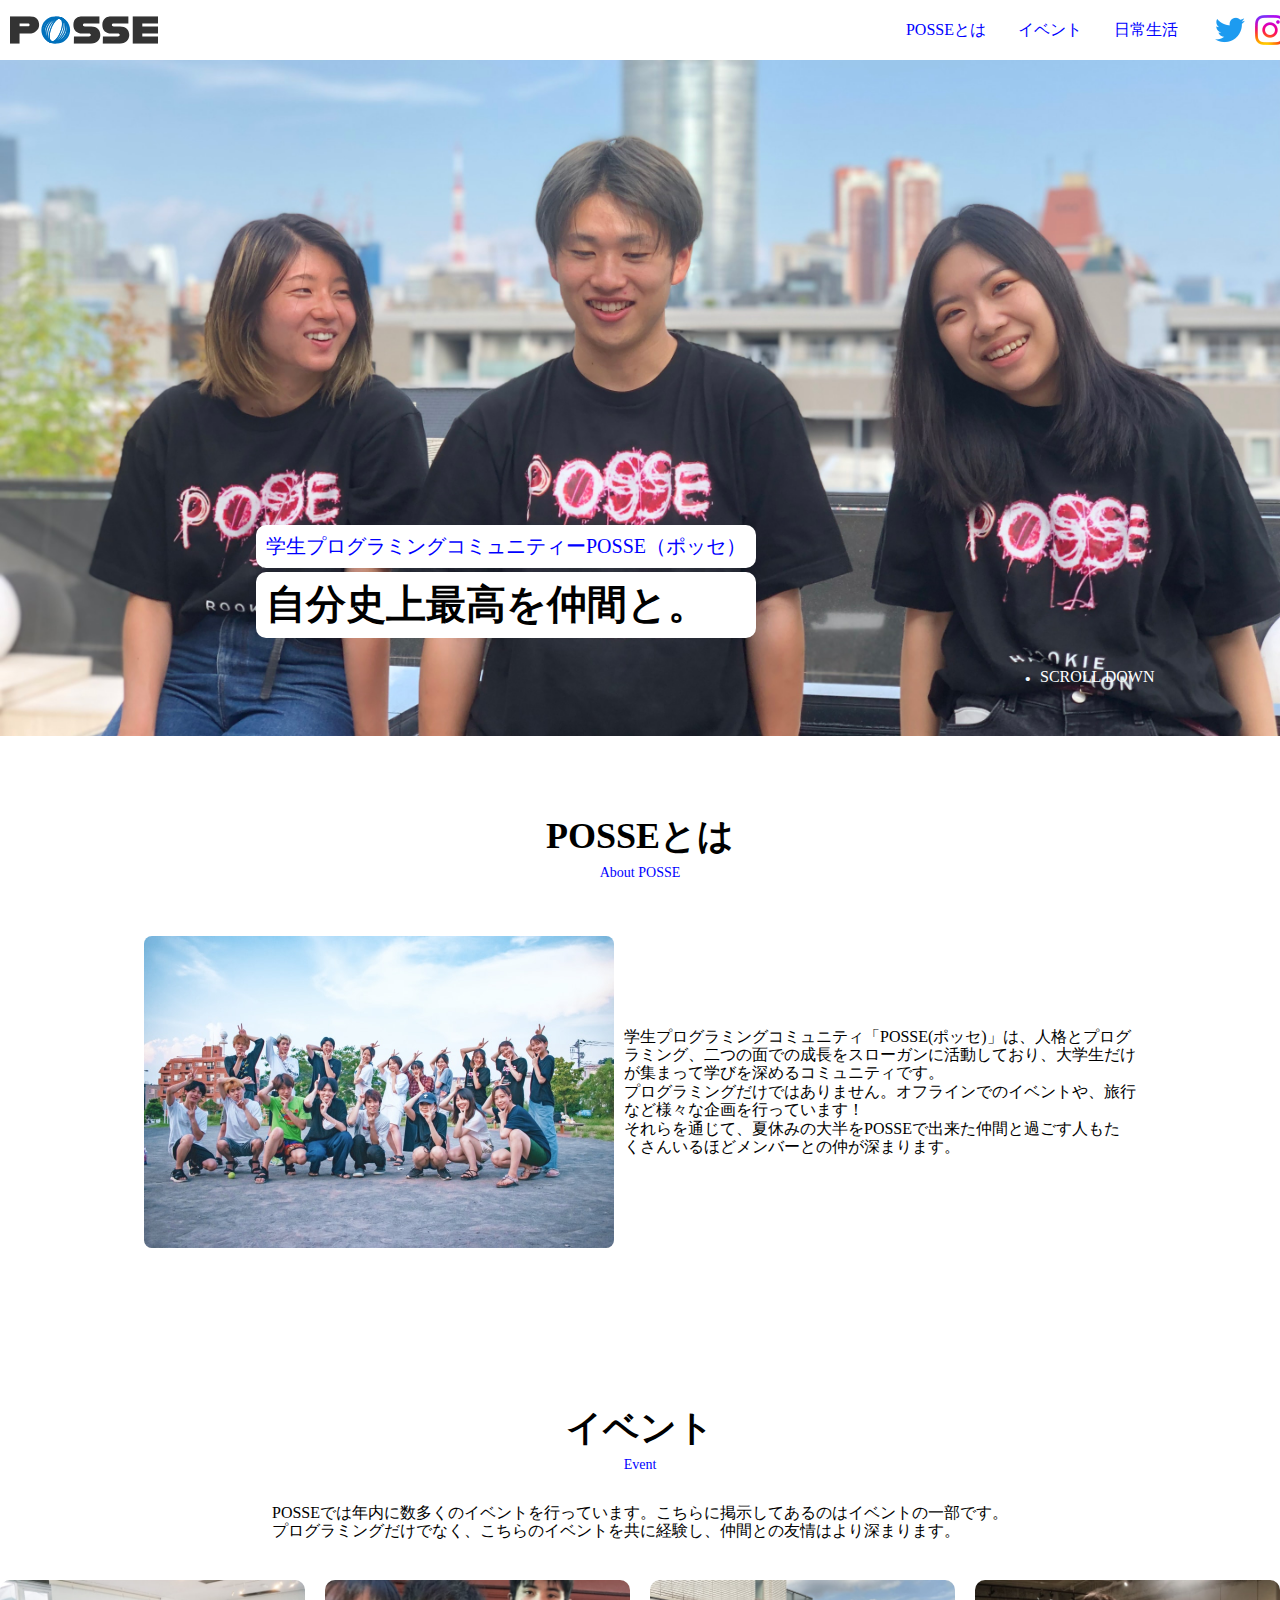
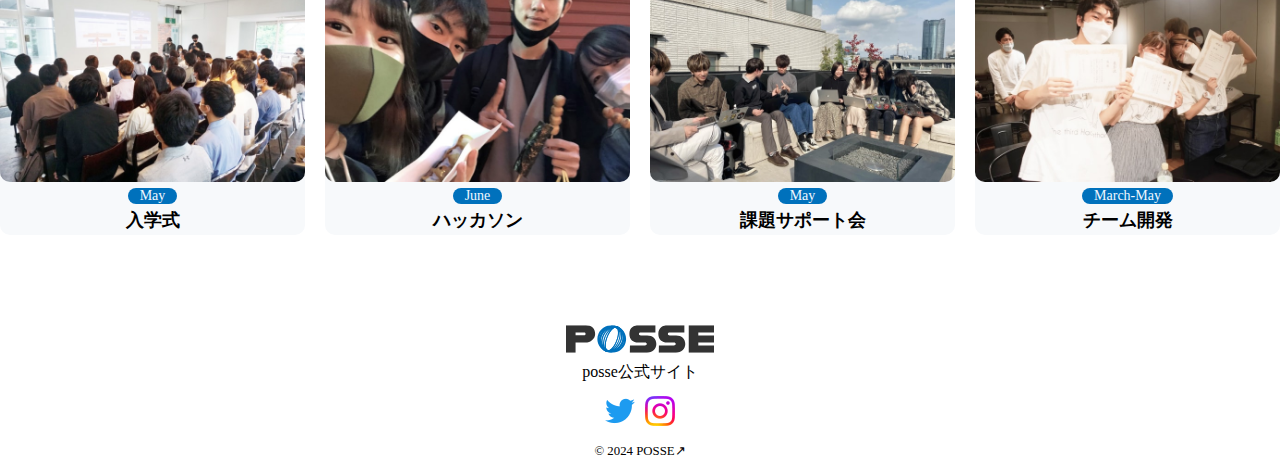
<file: sample-ph1-website-assets/assets/index.html>
<!DOCTYPE html>
<html lang="en">

<head>
    <meta charset="UTF-8">
    <meta name="viewport" content="width=device-width, initial-scale=1.0">
    <title>Document</title>
    <link rel="stylesheet" href="./css/resset.css">
    <link rel="stylesheet" href="./style.css">
</head>

<body>
    <header>
        <a href=><img src="./img/logo.svg" alt="POSSEロゴ"></a>
        <nav>
            <ul class="nav-list">
                <li class="nav-list-item"><a href="">POSSEとは</a> </li>
                <li class="nav-list-item"><a href="">イベント</a></li>
                <li class="nav-list-item"><a href="">日常生活</a></li>
                <li class="nav-list-icons"><img src="img/icon-twitter.png" href="https://twitter.com/posse_2024"
                        alt="icon-twitter.png"></li>
                <li class="nav-list-icons"><img src="img/icon-instagram.png"
                        href="https://www.instagram.com/posse_programming/" alt=""></li>
            </ul>
        </nav>
    </header>



    <main>
        <section>
            <img class="main-img" src="./img/bg-mainvisual.jpg" alt="画像">
            <div class="main-div">
                <h1 class="main-text-head">学生プログラミングコミュニティーPOSSE（ポッセ）</h1>
                <p class="main-text-foot">自分史上最高を仲間と。</p>
            </div>
            <div>
                <p class="scrool">SCROLL DOWN</p>
            </div>
        </section>
    </main>


<main class="main2-posse">
    <section>
        <nav class="main-posse-nav">
            <div class="main2-div">
                <li class="main2-nav-head">POSSEとは</li>
                <li class="main2-nav-bottom">About POSSE</li>
            </div>
            <div class="main2-posse">
            <div class="main2-content">
                <a href="./index.html"><img class="main2-img" src="./img/img-about.jpg" alt="posse-main"></a>
                <p class="main2-divitem">学生プログラミングコミュニティ「POSSE(ポッセ)」は、人格とプログ<br>
                    ラミング、二つの面での成長をスローガンに活動しており、大学生だけ<br>
                    が集まって学びを深めるコミュニティです。<br>
                    プログラミングだけではありません。オフラインでのイベントや、旅行<br>
                    など様々な企画を行っています！<br>
                    それらを通じて、夏休みの大半をPOSSEで出来た仲間と過ごす人もた<br>
                    くさんいるほどメンバーとの仲が深まります。<br>
                </p>
            </div>
            </div>
        </nav>
    </section>
</main>

<main class="main-body">
    <section>
        <div class="main-top">
            <li class="main-top-item">イベント</li>
            <li class="main-top-items">Event</li>
            <p>POSSEでは年内に数多くのイベントを行っています。こちらに掲示してあるのはイベントの一部です。<br>
            プログラミングだけでなく、こちらのイベントを共に経験し、仲間との友情はより深まります。
            </p>
        </div>
        <div class="main-event">
            <li class="event-item">
                <ul class="event-ul">
                    <img class="event-img" src="./img/img-event01.jpg" alt="入学式"></li>
                    <li class="event-list">May</li>
                    <li class="event-list-item">入学式</li>
                </ul>
            </li>
            <li class="event-item">
                <ul class="event-ul">
                    <img class="event-img" src="./img/img-event02.jpg" alt="ハッカソン">
                    <li class="event-list">June</li>
                    <li class="event-list-item">ハッカソン</li>
                </ul>
            </li>
            <li class="event-item">
                <ul class="event-ul">
                    <img class="event-img" src="./img/img-event03.jpg" alt="課題サポート">
                    <li class="event-list">May</li>
                    <li class="event-list-item">課題サポート会</li>
                </ul>
            </li>
            <li class="event-item">
                <ul class="event-ul">
                    <img class="event-img" src="./img/img-event04.jpg" alt="チーム開発">
                    <li class="event-list">March-May</li>
                    <li class="event-list-item"> チーム開発</li>
                </ul>
            </li>
        </div>
    </section>
</main>


    <footer>
        <a href="./index.html"><img src="./img/logo.svg" alt="POSSEロゴ"></a>
        <p>posse公式サイト
            <a href="https://posse.community/"></a>
        </p>
        <nav>
            <ul class="footer-ul">
                <li class="footer-nav"><img src="img/icon-twitter.png" href="https://twitter.com/posse_2024"
                        alt="icon-twitter.png"></li>
                <li class="footer-nav"><img src="img/icon-instagram.png"
                        href="https://www.instagram.com/posse_programming/" alt=""></li>
            </ul>
            <small>&copy; 2024 POSSE↗</small>
        </nav>
    </footer>
</body>

</html>
</file>
<file: sample-ph1-website-assets/assets/style.css>
/* header*/
.title { font-size: 24px}
a
{color:blue;
}

header{
    display: flex;
    width: 100%;
    margin-bottom: auto;
    justify-content: space-between;
    align-items: center;
    margin-left: 10px;
    padding: 10px 0 10px 0;
}

.nav{
    display: flex;
}

.nav-list{ 
    display: flex;
    color: blue;
    justify-content: end;
    align-items: center;
}

.nav-list-item{
    padding-right: 32px;
}

.nav-list-icons{
    display: flex;
    width: 40px;
    height: 40px;
}

/* footer */
footer{
    display: flex;
    flex-direction: column;
    list-style: none;
    width: 100%;
    text-align: center;
    line-height: 38px;
    
}

.footer-ul{
    display: flex;
    flex-direction: row;
    justify-content: center;
    padding-top: 0px;
}

.footer-nav{
    width: 40px;
}

/*main*/
section{
    position: relative;
    padding-bottom: 40px;
}

.main-img{
    display: inline-block;
    width: 100%;
}

.main-div{
    display: flex;
    flex-direction: column;
    position: absolute;
    top: 65%;
    left: 20%;
    gap: 4px;
}

.main-text-head{
    color: blue;
    background-color: white;
    border-radius: 10px;
    padding: 10px;
    font-weight: 500;
    font-size: 20px;
}

.main-text-foot{
    color: black;
    background-color: white;
    border-radius: 10px;
    padding: 10px;
    font-weight: 700;
    font-size: 40px;
}

.scrool{
    color: white;
    display: inline-block;
    position: absolute;
    top: 85%;
    left: 80%;
    transform: translate();
}
.scrool::before{
    font-size: 9px;
    content: "⚫︎";
    color: aliceblue;
    margin-right: 0.5rem;
}

/*main posseとは*/
.main-posse{
    padding-top: 40px;
    width: 100%;
    display: flex;
    flex-direction: column;
    justify-content: center;
}

.main-posse-nav{
    display: ;
}

.main2-div{
    display:grid;
    place-items: center;
    list-style: none;
    padding: 40px;
}

.main2-nav-head{
    font-size: 36px;
    font-weight: 700;
    padding-bottom: 8px;
}
.main2-nav-bottom{
    font-size: 14px;
    color: blue;
    padding-bottom: 15px;
}


.main2-posse{
    display: grid;
    place-items: center;   
}
.main2-content{
    display: flex;
    gap: 10px;
}

.main2-img{
    width: 470px;
    height: 312px;
    border-radius: 0.5rem;
}

.main2-divitem{
    display: flex;
    align-items: center;
}

/*main イベント*/
.main-top{
    display: grid;
    place-items: center;
    list-style: none;
    padding-top: 120px;
    padding-bottom: 40px;
}
.main-top-item{
    font-size: 36px;
    font-weight: 700;
    padding-bottom: 8px;
}
.main-top-items{
    font-size: 14px;
    color: blue;
    padding-bottom: 30px;
}
.main-event{
    display: grid;
    grid-template-columns: 1fr 1fr 1fr 1fr;
    list-style: none;
    gap: 20px;
}
.event-img{
    border-radius: 10px;
}
.main-body{
    padding-bottom: 40px;
}
.event-ul{
    display: grid;
    place-items: center;
    gap: 6px;
    background-color: #F7F9FB;
    border-radius: 10px;
    padding-bottom: 4px;
}
.event-list{
    background-color: #0071bc;
    padding: 0 12px 0 12px;
    border-radius: 20px;
    color: aliceblue;
    font-size: 14px;
}
.event-list-item{
    font-size: 18px;
    font-weight: 600;
}
</file>
<file: sample-ph1-website-assets/assets/css/resset.css>
/*! destyle.css v4.0.1 | MIT License | https://github.com/nicolas-cusan/destyle.css */

/* Reset box-model and set borders */
/* ============================================ */

*,
::before,
::after {
  box-sizing: border-box;
  border-style: solid;
  border-width: 0;
  min-width: 0;
}

/* Document */
/* ============================================ */

/**
 * 1. Correct the line height in all browsers.
 * 2. Prevent adjustments of font size after orientation changes in iOS.
 * 3. Remove gray overlay on links for iOS.
 */

html {
  line-height: 1.15; /* 1 */
  -webkit-text-size-adjust: 100%; /* 2 */
  -webkit-tap-highlight-color: transparent; /* 3*/
}

/* Sections */
/* ============================================ */

/**
 * Remove the margin in all browsers.
 */

body {
  margin: 0;
}

/**
 * Render the `main` element consistently in IE.
 */

main {
  display: block;
}

/* Vertical rhythm */
/* ============================================ */

p,
table,
blockquote,
address,
pre,
iframe,
form,
figure,
dl {
  margin: 0;
}

/* Headings */
/* ============================================ */

h1,
h2,
h3,
h4,
h5,
h6 {
  font-size: inherit;
  font-weight: inherit;
  margin: 0;
}

/* Lists (enumeration) */
/* ============================================ */

ul,
ol {
  margin: 0;
  padding: 0;
  list-style: none;
}

/* Lists (definition) */
/* ============================================ */

dt {
  font-weight: bold;
}

dd {
  margin-left: 0;
}

/* Grouping content */
/* ============================================ */

/**
 * 1. Add the correct box sizing in Firefox.
 * 2. Show the overflow in Edge and IE.
 */

hr {
  box-sizing: content-box; /* 1 */
  height: 0; /* 1 */
  overflow: visible; /* 2 */
  border-top-width: 1px;
  margin: 0;
  clear: both;
  color: inherit;
}

/**
 * 1. Correct the inheritance and scaling of font size in all browsers.
 * 2. Correct the odd `em` font sizing in all browsers.
 */

pre {
  font-family: monospace, monospace; /* 1 */
  font-size: inherit; /* 2 */
}

address {
  font-style: inherit;
}

/* Text-level semantics */
/* ============================================ */

/**
 * Remove the gray background on active links in IE 10.
 */

a {
  background-color: transparent;
  text-decoration: none;
  color: inherit;
}

/**
 * 1. Remove the bottom border in Chrome 57-
 * 2. Add the correct text decoration in Chrome, Edge, IE, Opera, and Safari.
 */

abbr[title] {
  text-decoration: underline dotted; /* 2 */
}

/**
 * Add the correct font weight in Chrome, Edge, and Safari.
 */

b,
strong {
  font-weight: bolder;
}

/**
 * 1. Correct the inheritance and scaling of font size in all browsers.
 * 2. Correct the odd `em` font sizing in all browsers.
 */

code,
kbd,
samp {
  font-family: monospace, monospace; /* 1 */
  font-size: inherit; /* 2 */
}

/**
 * Add the correct font size in all browsers.
 */

small {
  font-size: 80%;
}

/**
 * Prevent `sub` and `sup` elements from affecting the line height in
 * all browsers.
 */

sub,
sup {
  font-size: 75%;
  line-height: 0;
  position: relative;
  vertical-align: baseline;
}

sub {
  bottom: -0.25em;
}

sup {
  top: -0.5em;
}

/* Replaced content */
/* ============================================ */

/**
 * Prevent vertical alignment issues.
 */

svg,
img,
embed,
object,
iframe {
  vertical-align: bottom;
}

/* Forms */
/* ============================================ */

/**
 * Reset form fields to make them styleable.
 * 1. Make form elements stylable across systems iOS especially.
 * 2. Inherit text-transform from parent.
 */

button,
input,
optgroup,
select,
textarea {
  -webkit-appearance: none; /* 1 */
  appearance: none;
  vertical-align: middle;
  color: inherit;
  font: inherit;
  background: transparent;
  padding: 0;
  margin: 0;
  border-radius: 0;
  text-align: inherit;
  text-transform: inherit; /* 2 */
}

/**
 * Correct cursors for clickable elements.
 */

button,
[type="button"],
[type="reset"],
[type="submit"] {
  cursor: pointer;
}

button:disabled,
[type="button"]:disabled,
[type="reset"]:disabled,
[type="submit"]:disabled {
  cursor: default;
}

/**
 * Improve outlines for Firefox and unify style with input elements & buttons.
 */

:-moz-focusring {
  outline: auto;
}

select:disabled {
  opacity: inherit;
}

/**
 * Remove padding
 */

option {
  padding: 0;
}

/**
 * Reset to invisible
 */

fieldset {
  margin: 0;
  padding: 0;
  min-width: 0;
}

legend {
  padding: 0;
}

/**
 * Add the correct vertical alignment in Chrome, Firefox, and Opera.
 */

progress {
  vertical-align: baseline;
}

/**
 * Remove the default vertical scrollbar in IE 10+.
 */

textarea {
  overflow: auto;
}

/**
 * Correct the cursor style of increment and decrement buttons in Chrome.
 */

[type="number"]::-webkit-inner-spin-button,
[type="number"]::-webkit-outer-spin-button {
  height: auto;
}

/**
 * Correct the outline style in Safari.
 */

[type="search"] {
  outline-offset: -2px; /* 1 */
}

/**
 * Remove the inner padding in Chrome and Safari on macOS.
 */

[type="search"]::-webkit-search-decoration {
  -webkit-appearance: none;
}

/**
 * 1. Correct the inability to style clickable types in iOS and Safari.
 * 2. Fix font inheritance.
 */

::-webkit-file-upload-button {
  -webkit-appearance: button; /* 1 */
  font: inherit; /* 2 */
}

/**
 * Fix appearance for Firefox
 */
[type="number"] {
  -moz-appearance: textfield;
}

/**
 * Clickable labels
 */

label[for] {
  cursor: pointer;
}

/* Interactive */
/* ============================================ */

/*
 * Add the correct display in Edge, IE 10+, and Firefox.
 */

details {
  display: block;
}

/*
 * Add the correct display in all browsers.
 */

summary {
  display: list-item;
}

/*
 * Remove outline for editable content.
 */

[contenteditable]:focus {
  outline: auto;
}

/* Tables */
/* ============================================ */

/**
1. Correct table border color inheritance in all Chrome and Safari.
*/

table {
  border-color: inherit; /* 1 */
  border-collapse: collapse;
}

caption {
  text-align: left;
}

td,
th {
  vertical-align: top;
  padding: 0;
}

th {
  text-align: left;
  font-weight: bold;
}

img{
  max-width: 100%;
}
</file>
